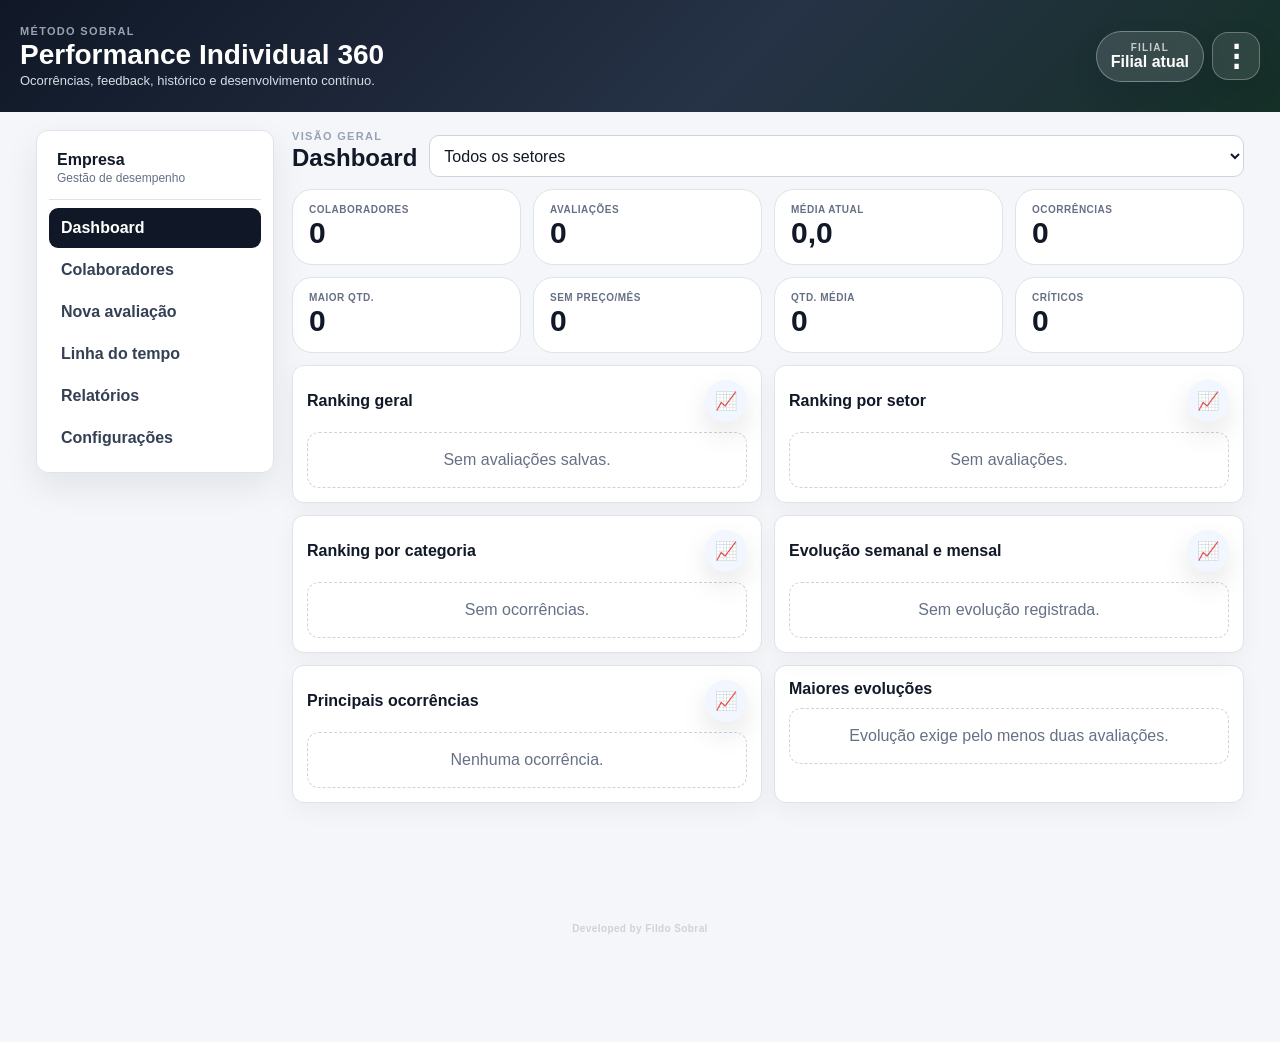
<file: index.html>
<!doctype html>
<html lang="pt-BR">
<head>
  <meta charset="utf-8">
  <meta name="viewport" content="width=device-width,initial-scale=1">
  <meta name="theme-color" content="#0f172a">
  <meta name="mobile-web-app-capable" content="yes">
  <meta name="apple-mobile-web-app-capable" content="yes">
  <meta name="apple-mobile-web-app-status-bar-style" content="black-translucent">
  <meta name="apple-mobile-web-app-title" content="P360">
  <meta name="application-name" content="P360">
  <meta name="msapplication-TileColor" content="#0f172a">
  <meta name="msapplication-TileImage" content="./icone-192.png">
  <link rel="manifest" href="./manifest.json">
  <link rel="apple-touch-icon" href="./icone-192.png">
  <meta http-equiv="Cache-Control" content="no-store, no-cache, must-revalidate, max-age=0">
  <meta http-equiv="Pragma" content="no-cache">
  <meta http-equiv="Expires" content="0">
  <title>Performance Individual 360</title>
    <link rel="stylesheet" href="styles.css?v=20260708-v29">
<script src="app.js?v=20260714-v54-fast-image-smooth-menu" defer></script>
</head>
<body>
  <header class="topbar no-print">
    <div>
      <span class="eyebrow">Método Sobral</span>
      <h1>Performance Individual 360</h1>
      <p>Ocorrências, feedback, histórico e desenvolvimento contínuo.</p>
    </div>
    <div class="topbar-actions app-menu-wrap">
      <button class="menu-dot-button" id="appMenuButton" type="button" aria-label="Abrir menu" aria-expanded="false">⋮</button>
      <div class="app-menu-panel" id="appMenuPanel" hidden>
        <button id="installAppButton" type="button" hidden>Instalar app</button>
        <button id="quickShareButton" type="button">Compartilhar plataforma</button>
        <button id="checkUpdateButton" type="button">Verificar atualização</button>
        <button id="menuExportBackupButton" type="button">Exportar backup</button>
        <button id="menuImportBackupButton" type="button">Importar backup</button>
        <button id="menuClearPlatformButton" type="button" class="danger-menu">Limpar plataforma</button>
      </div>
    </div>
  </header>

  <nav class="mobile-tabs no-print" aria-label="Navegacao principal">
    <button class="tab-button is-active" data-view="dashboard" type="button"><span>📊</span><b>Inicio</b></button>
    <button class="tab-button" data-view="employees" type="button"><span>👥</span><b>Equipe</b></button>
    <button class="tab-button" data-view="evaluation" type="button"><span>✅</span><b>Avaliar</b></button>
    <button class="tab-button" data-view="history" type="button"><span>🕒</span><b>Historico</b></button>
    <button class="tab-button" data-view="reports" type="button"><span>📄</span><b>Relatorios</b></button>
    <button class="tab-button" data-view="settings" type="button"><span>⚙️</span><b>Ajustes</b></button>
  </nav>

  <main class="layout">
    <aside class="sidebar no-print">
      <div class="brand-block">
        <strong id="brandName">Empresa</strong>
        <span>Gestão de desempenho</span>
      </div>
      <button class="side-link is-active" data-view="dashboard" type="button">Dashboard</button>
      <button class="side-link" data-view="employees" type="button">Colaboradores</button>
      <button class="side-link" data-view="evaluation" type="button">Nova avaliação</button>
      <button class="side-link" data-view="history" type="button">Linha do tempo</button>
      <button class="side-link" data-view="reports" type="button">Relatórios</button>
      <button class="side-link" data-view="settings" type="button">Configurações</button>
    </aside>

    <section class="content">
      <section class="view is-active" id="view-dashboard">
        <div class="view-head">
          <div>
            <span class="eyebrow">Visão geral</span>
            <h2>Dashboard</h2>
          </div>
          <select id="dashboardSector"></select>
        </div>
        <div class="kpi-grid" id="dashboardKpis"></div>
        <div class="split-grid">
          <article class="panel"><h3>Ranking geral</h3><div id="rankingGeneral"></div></article>
          <article class="panel"><h3>Ranking por setor</h3><div id="rankingSector"></div></article>
        </div>
        <div class="split-grid">
          <article class="panel"><h3>Ranking por categoria</h3><div id="rankingCategory"></div></article>
          <article class="panel"><h3>Evolução semanal e mensal</h3><div id="evolutionCharts"></div></article>
        </div>
        <div class="split-grid">
          <article class="panel"><h3>Principais ocorrências</h3><div id="topOccurrences"></div></article>
          <article class="panel"><h3>Maiores evoluções</h3><div id="topEvolution"></div></article>
        </div>
      </section>

      <section class="view" id="view-employees">
        <div class="view-head">
          <div>
            <span class="eyebrow">Cadastro</span>
            <h2>Colaboradores</h2>
          </div>
          <button class="button primary" id="newEmployeeButton" type="button">Novo colaborador</button>
        </div>
        <form class="panel form-panel" id="employeeForm" hidden>
          <input type="hidden" id="employeeId">
          <div class="photo-row">
            <img id="employeePhotoPreview" alt="Foto do colaborador">
            <label class="file-drop">Foto<input id="employeePhoto" type="file" accept="image/*"></label>
          </div>
          <div class="field-grid four">
            <label>Nome em destaque<input id="employeeName" required></label>
            <label>Cargo<input id="employeeRole" required></label>
            <label>Setor<input id="employeeSector" required></label>
            <label>Status<select id="employeeActive"><option value="true">Ativo</option><option value="false">Inativo</option></select></label>
          </div>
          <div class="actions"><button class="button secondary" id="cancelEmployeeButton" type="button">Limpar</button><button class="button primary" type="submit">Salvar colaborador</button></div>
        </form>
        <div class="employee-grid" id="employeeList"></div>
      </section>

      <section class="view" id="view-evaluation">
        <div class="view-head">
          <div>
            <span class="eyebrow">Checklist mensal</span>
            <h2>Avaliação individual</h2>
          </div>
          <div class="score-pill" id="currentScorePill">Nota 10,0</div>
        </div>
        <section class="panel">
          <div class="field-grid four">
            <label>Colaborador<select id="evalEmployee"></select></label>
            <label>Gestor responsável<input id="evalManager" value="Gestor"></label>
            <label>Data<input id="evalDate" type="date"></label>
            <label>Mês de referência<input id="evalMonth" type="month"></label>
          </div>
          <div id="selectedEmployeeCard" class="selected-person"></div>
        </section>
        <section class="checklist-shell" id="checklist"></section>
        <section class="panel">
          <h3>Feedback e contestacao</h3>
          <div class="field-grid">
            <label>Pontos positivos<textarea id="evalPositive" placeholder="Reconhecimentos, avancos e comportamentos positivos"></textarea></label>
            <label>Observacao geral do gestor<textarea id="evalGeneralNote" placeholder="Resumo objetivo da avaliacao"></textarea></label>
            <label>Justificativa do colaborador<textarea id="evalJustification" placeholder="Contestacao ou justificativa do colaborador"></textarea></label>
          </div>
        </section>
        <div class="sticky-actions no-print">
          <button class="button secondary" id="clearEvalButton" type="button">Limpar</button>
          <button class="button secondary" id="previewImageButton" type="button">Prévia da arte</button>
          <button class="button primary" id="saveEvalButton" type="button">Salvar avaliacao</button>
        </div>
      </section>

      <section class="view" id="view-history">
        <div class="view-head">
          <div>
            <span class="eyebrow">Auditoria</span>
            <h2>Linha do tempo</h2>
          </div>
          <select id="historyEmployee"></select>
        </div>
        <div id="timeline"></div>
      </section>

      <section class="view" id="view-reports">
        <div class="view-head">
          <div>
            <span class="eyebrow">Saidas</span>
            <h2>Relatórios e imagens</h2>
          </div>
          <select id="reportEvaluation"></select>
        </div>
        <div class="report-actions no-print report-shortcuts-hidden">
          <button class="button secondary" id="weeklyReportButton" type="button">Parcial semanal</button>
          <button class="button secondary" id="fortnightReportButton" type="button">Parcial quinzenal</button>
          <button class="button secondary" id="monthlyReportButton" type="button">Fechamento mensal</button>
          <button class="button secondary" id="compareReportButton" type="button">Comparativo</button>
          <button class="button secondary" id="pdiReportButton" type="button">PDI</button>
        </div>
        <section class="panel report-output" id="reportOutput"></section>
        <section class="panel">
          <h3>Arte profissional</h3>
          <canvas id="shareCanvas" width="3840" height="2160"></canvas>
          <div class="report-actions no-print">
            <button class="button primary" id="downloadImageButton" type="button">Baixar imagem</button>
            <button class="button secondary" id="downloadPdfButton" type="button">Baixar PDF</button>
            <button class="button secondary" id="whatsappButton" type="button">Enviar WhatsApp</button>
          </div>
        </section>
      </section>

      <section class="view" id="view-settings">
        <div class="view-head">
          <div>
            <span class="eyebrow">Administração</span>
            <h2>Configurações</h2>
          </div>
          <button class="button primary" id="exportBackupButton" type="button">Backup JSON</button>
        </div>
        <section class="panel form-panel">
          <h3>Regras gerais</h3>
          <div class="field-grid four">
            <label>Nome da empresa<input id="settingCompany"></label>
            <label>Nota inicial<input id="settingInitialScore" type="number" step="0.1"></label>
            <label>Reincidencia<input id="settingRecurrence" type="number" step="0.1"></label>
            <label>Avaliadores autorizados<input id="settingManagers"></label>
          </div>
        </section>
        <section class="panel">
          <div class="view-head compact"><div><h3>Categorias e criterios</h3><p class="helper-text">Os descontos sao recalculados automaticamente para que todos os criterios ativos somem a nota inicial.</p></div><button class="button secondary" id="addCategoryButton" type="button">Nova categoria</button></div>
          <div id="criteriaAdmin"></div>
        </section>
        <section class="panel">
          <h3>Permissoes e dados</h3>
          <div class="report-actions">
            <label class="button secondary file-button">Importar backup<input id="importBackupInput" type="file" accept=".json"></label>
            <button class="button danger" id="resetDataButton" type="button">Apagar dados</button>
          </div>
        </section>
      </section>
    </section>
  </main>

  <footer class="app-signature" aria-label="Assinatura">
    <span>Developed by Fildo Sobral</span>
  </footer>

  <dialog id="noteDialog">
    <form method="dialog" id="noteForm">
      <h3 id="noteDialogTitle">Observacao</h3>
      <textarea id="noteText" placeholder="Observacao opcional"></textarea>
      <div class="field-grid">
        <label>Quantidade encontrada<input id="occurrenceQuantity" type="number" min="0" step="1" placeholder="Ex.: 3"></label>
        <label>Classificacao automática<input id="occurrenceSeverity" readonly></label>
      </div>
      <div class="field-grid">
        <label>Status da ocorrência<select id="occurrenceStatus">
          <option value="pending">Pendente de analise</option>
          <option value="confirmed">Confirmada</option>
          <option value="justified">Justificada</option>
          <option value="canceled">Cancelada</option>
          <option value="recurrent">Reincidente</option>
        </select></label>
        <label>Ação corretiva<select id="correctiveAction">
          <option value="">Selecione</option>
          <option>Corrigido imediatamente.</option>
          <option>Solicitado novo material.</option>
          <option>Etiquetas em impressão.</option>
          <option>Reorganização realizada.</option>
          <option>Aguardando reposição.</option>
          <option>Treinamento realizado.</option>
          <option value="Outro">Outro</option>
        </select></label>
      </div>
      <label id="correctiveOtherWrap" hidden>Outro combinado<input id="correctiveOther" placeholder="Descreva a ação corretiva"></label>
      <div class="field-grid">
        <label>Foto<input id="evidencePhoto" type="file" accept="image/*" capture="environment"></label>
        <label>Video<input id="evidenceVideo" type="file" accept="video/*"></label>
        <label>Audio<input id="evidenceAudio" type="file" accept="audio/*"></label>
      </div>
      <div class="actions">
        <button class="button secondary" value="cancel" type="button" id="cancelNoteButton">Cancelar</button>
        <button class="button primary" value="default" type="submit">Salvar</button>
      </div>
    </form>
  </dialog>

<script>if("serviceWorker" in navigator){window.addEventListener("load",()=>navigator.serviceWorker.register("./service-worker.js",{scope:"./"}).catch(()=>{}));}</script>
</body>
</html>
</file>
<file: styles.css>
:root{
  --bg:#f4f6f9;--surface:#fff;--soft:#f8fafc;--text:#111827;--muted:#667085;
  --line:#dde3ea;--ink:#101827;--blue:#2563eb;--green:#16a34a;--yellow:#d97706;--red:#dc2626;
  --shadow:0 14px 34px rgba(15,23,42,.08)
}
*{box-sizing:border-box}
html{scroll-behavior:smooth}
body{margin:0;background:var(--bg);color:var(--text);font-family:-apple-system,BlinkMacSystemFont,"Segoe UI",Roboto,Arial,sans-serif}
button,input,select,textarea{font:inherit}
button{cursor:pointer}
.topbar{min-height:112px;background:linear-gradient(135deg,#101827,#263246 58%,#153027);color:#fff;padding:20px max(18px,calc((100vw - 1240px)/2));display:flex;align-items:center;justify-content:space-between;gap:16px}
.topbar h1{font-size:28px;margin:2px 0;letter-spacing:0}.topbar p{margin:0;color:#d8dee8;font-size:13px}
.eyebrow{display:block;color:#98a2b3;font-size:11px;letter-spacing:.12em;text-transform:uppercase;font-weight:900}
.ghost-button{border:1px solid rgba(255,255,255,.28);background:rgba(255,255,255,.1);color:#fff;border-radius:10px;padding:10px 14px;font-weight:800}
.layout{display:grid;grid-template-columns:238px minmax(0,1fr);gap:18px;max-width:1240px;margin:18px auto 90px;padding:0 16px}
.sidebar{position:sticky;top:16px;align-self:start;background:#fff;border:1px solid var(--line);border-radius:12px;padding:12px;box-shadow:var(--shadow)}
.brand-block{border-bottom:1px solid var(--line);padding:8px 8px 14px;margin-bottom:8px}.brand-block strong,.brand-block span{display:block}.brand-block span{font-size:12px;color:var(--muted);margin-top:2px}
.side-link,.tab-button{border:0;background:transparent;color:#344054;font-weight:800}
.side-link{display:block;width:100%;text-align:left;border-radius:9px;padding:11px 12px;margin:2px 0}.side-link.is-active{background:#101827;color:#fff}
.mobile-tabs{display:none;gap:6px;overflow:auto;padding:8px 12px;background:#fff;border-bottom:1px solid var(--line);position:sticky;top:0;z-index:20}
.tab-button{white-space:nowrap;border-radius:999px;padding:9px 12px;background:#eef2f7;font-size:12px}.tab-button.is-active{background:#101827;color:#fff}
.content{min-width:0}.view{display:none}.view.is-active{display:block}
.view-head{display:flex;align-items:flex-start;justify-content:space-between;gap:12px;margin:0 0 12px}.view-head h2,.view-head h3{margin:2px 0 0}.view-head.compact{margin:0 0 8px}.helper-text{margin:4px 0 0;color:var(--muted);font-size:12px;line-height:1.35}
.panel{background:#fff;border:1px solid var(--line);border-radius:12px;padding:14px;box-shadow:0 8px 24px rgba(15,23,42,.045);margin-bottom:12px}.panel h3{margin:0 0 10px;font-size:16px}
.form-panel{display:grid;gap:12px}.field-grid{display:grid;grid-template-columns:repeat(2,minmax(0,1fr));gap:10px}.field-grid.four{grid-template-columns:repeat(4,minmax(0,1fr))}
label{font-size:12px;font-weight:800;color:#344054}
input,select,textarea{width:100%;min-height:42px;margin-top:5px;border:1px solid #cbd5e1;border-radius:10px;background:#fff;padding:9px 10px;color:var(--text);outline:none}
textarea{min-height:88px;resize:vertical}input:focus,select:focus,textarea:focus{border-color:#60a5fa;box-shadow:0 0 0 3px #dbeafe}
.button{border:0;border-radius:10px;padding:10px 13px;font-size:13px;font-weight:900}.button.primary{background:#101827;color:#fff}.button.secondary{background:#e8edf3;color:#101827}.button.danger{background:#fee2e2;color:#991b1b}
.actions,.report-actions{display:flex;align-items:center;gap:8px;flex-wrap:wrap}.actions{justify-content:flex-end}.file-button input{display:none}
.kpi-grid{display:grid;grid-template-columns:repeat(4,minmax(0,1fr));gap:10px;margin-bottom:12px}.kpi,.mini-row,.ranking-row{border:1px solid var(--line);background:#fff;border-radius:11px;padding:11px}
.kpi span{display:block;color:var(--muted);font-size:10px;text-transform:uppercase;font-weight:900;letter-spacing:.05em}.kpi strong{display:block;font-size:24px;margin-top:3px}
.split-grid{display:grid;grid-template-columns:1fr 1fr;gap:12px}
.ranking-row{display:grid;grid-template-columns:44px 1fr auto;align-items:center;gap:10px;margin:7px 0}.ranking-row img,.avatar{width:42px;height:42px;border-radius:50%;object-fit:cover;background:#e5e7eb}.ranking-row strong,.ranking-row span{display:block}.ranking-row small{color:var(--muted)}.highlight-row{background:#fff7ed;border-color:#fed7aa}
.employee-grid{display:grid;grid-template-columns:repeat(3,minmax(0,1fr));gap:10px}.employee-card{background:#fff;border:1px solid var(--line);border-radius:12px;padding:12px;box-shadow:0 8px 22px rgba(15,23,42,.045)}.employee-card header{display:grid;grid-template-columns:76px 1fr;gap:12px;align-items:start}.employee-card h3{margin:0;font-size:17px;line-height:1.15}.employee-card p{margin:4px 0 0;color:var(--muted);font-size:13px;line-height:1.25}.employee-photo{width:76px;height:76px;border-radius:14px;object-fit:cover;background:#e5e7eb}.employee-meta{margin:10px 0 2px;padding-top:9px;border-top:1px solid #eef2f7}
.photo-row{display:flex;align-items:center;gap:12px}.photo-row img{width:88px;height:88px;border-radius:16px;object-fit:cover;background:#e5e7eb}.file-drop{display:inline-flex;align-items:center;justify-content:center;border:1px dashed #94a3b8;border-radius:12px;padding:16px;min-width:150px;background:#f8fafc}
.selected-person{display:grid;grid-template-columns:86px 1fr;align-items:center;gap:14px;margin-top:12px;padding:14px;background:linear-gradient(135deg,#fff,#f8fafc);border:1px solid #eef2f7;border-radius:14px;box-shadow:0 8px 22px rgba(15,23,42,.045)}.selected-person img{width:86px;height:86px;border-radius:18px;object-fit:cover;box-shadow:0 10px 22px rgba(15,23,42,.14)}.selected-person h3{margin:0;font-size:22px;line-height:1.1}.selected-person p{margin:5px 0 0;color:var(--muted);font-size:14px;line-height:1.35}
.score-pill{border-radius:999px;padding:10px 16px;color:#fff;font-weight:900;background:var(--green);white-space:nowrap;align-self:center}.score-yellow{background:var(--yellow)}.score-red{background:var(--red)}
.checklist-shell{display:grid;gap:14px}.category{background:#fff;border:1px solid var(--line);border-top:4px solid #cbd5e1;border-radius:12px;overflow:hidden;box-shadow:0 8px 22px rgba(15,23,42,.045)}.category-head{width:100%;border:0;background:#f8fafc;display:flex;align-items:flex-start;justify-content:space-between;gap:12px;padding:13px 14px;text-align:left}.category-title-block strong,.category-title-block small{display:block}.category-head strong{font-size:16px}.category-head small{color:var(--muted);margin-top:3px;line-height:1.35}.category-count{white-space:nowrap;font-weight:900;color:#344054;background:#fff;border:1px solid var(--line);border-radius:999px;padding:5px 9px;font-size:12px}
.category-body{display:none;border-top:1px solid var(--line);padding:9px 10px 11px}.category.is-open .category-body{display:grid;gap:6px}.criterion-row{display:grid;grid-template-columns:24px 1fr auto 30px 36px;align-items:center;gap:8px;padding:7px 8px;border:1px solid #eef2f7;border-radius:9px;background:#fff}.criterion-row input[type="checkbox"]{width:20px;height:20px;min-height:20px;margin:0}.criterion-name strong{display:block;font-size:14px;line-height:1.2}.deduction{font-weight:900;color:#991b1b;white-space:nowrap}.icon-note,.info-button{border:0;background:#e8edf3;border-radius:8px;width:34px;height:34px;font-size:16px;font-weight:900;color:#101827}.info-button{width:30px;height:30px;border-radius:50%;background:#eef2f7;color:#475467}.info-button[aria-expanded="true"]{background:#101827;color:#fff}.info-spacer{width:30px;height:30px}.orientation-panel{grid-column:2/-1;background:#f8fafc;border:1px solid #dbeafe;border-left:4px solid var(--blue);border-radius:10px;padding:10px 12px;color:#344054}.orientation-panel[hidden]{display:none}.orientation-panel strong{display:block;font-size:12px;margin:0 0 3px}.orientation-panel p{margin:0 0 8px;font-size:12px;line-height:1.4}.orientation-panel p:last-child{margin-bottom:0}
.evidence-list{grid-column:2/-1;display:flex;gap:6px;flex-wrap:wrap}.evidence-chip{font-size:11px;border-radius:999px;background:#eef2f7;padding:5px 8px;color:#344054}
.button.success{background:#dcfce7;color:#166534;border-color:#bbf7d0}.seller-timeline-grid{display:grid;grid-template-columns:repeat(3,minmax(0,1fr));gap:10px;margin:0 0 14px}.seller-summary-card{display:grid;grid-template-columns:48px 1fr auto;align-items:center;gap:10px;width:100%;border:1px solid var(--line);border-radius:13px;background:#fff;padding:10px;text-align:left;box-shadow:0 8px 22px rgba(15,23,42,.04)}.seller-summary-card.is-selected{border-color:#101827;background:#f8fafc}.seller-summary-card img{width:48px;height:48px;border-radius:12px;object-fit:cover;background:#e5e7eb}.seller-summary-card strong,.seller-summary-card small,.seller-summary-card em{display:block}.seller-summary-card small{color:#475467;font-size:12px;line-height:1.25}.seller-summary-card em{color:#667085;font-size:11px;font-style:normal;margin-top:3px}.seller-summary-card b{font-size:22px;color:#101827}.timeline-item{display:grid;grid-template-columns:52px 1fr;gap:10px;margin:0 0 12px}.timeline-dot{display:grid;place-items:center;width:44px;height:44px;border-radius:50%;background:#101827;color:#fff;font-weight:900}.timeline-card{background:#fff;border:1px solid var(--line);border-radius:12px;padding:12px;box-shadow:0 8px 22px rgba(15,23,42,.04)}.timeline-card h3{margin:0}.timeline-card p{margin:5px 0;color:#475467}.timeline-card-head{display:flex;justify-content:space-between;align-items:flex-start;gap:12px;margin-bottom:8px}.timeline-status{border-radius:999px;background:#eef2f7;color:#344054;font-weight:900;font-size:12px;padding:7px 10px;white-space:nowrap}.timeline-note{padding:8px 10px;background:#f8fafc;border-radius:10px}.opportunity-list{display:grid;gap:8px;margin:10px 0}.opportunity-card{display:grid;grid-template-columns:1fr auto;gap:8px;align-items:start;border:1px solid #e2e8f0;border-left:4px solid #f59e0b;border-radius:11px;background:#fff;padding:10px}.opportunity-card strong,.opportunity-card span,.opportunity-card small{display:block}.opportunity-card strong{font-size:12px;color:#667085;text-transform:uppercase;letter-spacing:.04em}.opportunity-card span{font-weight:900;color:#101827;line-height:1.25;margin-top:2px}.opportunity-card small{color:#475467;margin-top:3px}.opportunity-card>b{color:#991b1b;white-space:nowrap}.opportunity-actions{grid-column:1/-1;display:flex;justify-content:flex-end;gap:8px;flex-wrap:wrap}.resolved-banner{border:1px dashed #bbf7d0;background:#f0fdf4;color:#166534;border-radius:10px;padding:11px;font-weight:900;text-align:center}.audit-details{margin:10px 0;border:1px dashed #cbd5e1;border-radius:10px;background:#f8fafc;padding:8px 10px;color:#475467}.audit-details summary{cursor:pointer;font-weight:900;color:#344054}
.bars{display:grid;gap:7px}.bar-row{display:grid;grid-template-columns:120px 1fr 46px;align-items:center;gap:8px;font-size:12px}.bar{height:9px;border-radius:999px;background:#e5e7eb;overflow:hidden}.bar i{display:block;height:100%;background:#2563eb}.bar.quantity i{background:#d97706}
.report-output{min-height:220px;background:#f8fafc}.report-output h3{margin-top:0}.report-output table{width:100%;border-collapse:collapse;font-size:12px}.report-output th,.report-output td{border:1px solid var(--line);padding:7px;text-align:left;vertical-align:top}.report-output th{background:#f1f5f9}
.exec-report{display:grid;gap:14px;color:#101827}.exec-report-top{display:flex;justify-content:space-between;gap:18px;background:#101827;color:#fff;border-radius:14px;padding:18px}.exec-report-top span{display:block;color:#cbd5e1;font-size:11px;font-weight:900;letter-spacing:.12em}.exec-report-top h3{font-size:24px;margin:4px 0}.exec-report-top p{margin:0;color:#d8dee8}.exec-meta{text-align:center;align-self:center;background:#dbeafe;color:#0f172a;border-radius:18px;padding:10px 16px;min-width:245px}.exec-meta-logo{display:block;width:160px;max-height:50px;object-fit:contain;margin:0 auto 4px}.exec-meta strong,.exec-meta small{display:block}.exec-meta small{color:#334155;margin-top:4px;font-weight:700}.exec-hero{display:grid;grid-template-columns:1fr 250px;gap:14px}.exec-person,.exec-score,.exec-summary>div,.exec-block{background:#fff;border:1px solid var(--line);border-radius:14px;box-shadow:0 8px 24px rgba(15,23,42,.045)}.exec-person{display:grid;grid-template-columns:120px 1fr;gap:16px;align-items:center;padding:16px}.exec-person img{width:120px;height:120px;border-radius:22px;object-fit:cover;box-shadow:0 12px 28px rgba(15,23,42,.16)}.exec-person span,.exec-score span,.exec-summary span{display:block;color:#667085;font-size:10px;font-weight:900;text-transform:uppercase;letter-spacing:.08em}.exec-person h2{margin:5px 0;font-size:25px}.exec-person p{margin:4px 0;color:#475467}.exec-score{background:var(--score-soft,#f0fdf4);padding:18px;border-color:rgba(15,23,42,.08)}.exec-score strong{display:block;color:var(--score-color,#15803d);font-size:54px;line-height:1;margin:10px 0}.exec-score small{display:block;color:#101827;font-weight:900;font-size:15px}.exec-summary{display:grid;grid-template-columns:repeat(6,1fr);gap:10px}.exec-summary>div{padding:12px}.exec-summary strong{display:block;font-size:22px;margin-top:5px}.exec-block{padding:15px}.exec-block h4{margin:0 0 9px;font-size:15px}.exec-block p{margin:0;color:#475467;line-height:1.45}.positive-badges{display:flex;gap:8px;flex-wrap:wrap}.positive-badges span{background:#ecfdf3;color:#166534;border:1px solid #bbf7d0;border-radius:999px;padding:8px 11px;font-weight:900;font-size:12px}.exec-table{background:#fff}.exec-table th{font-size:11px;text-transform:uppercase;color:#475467}.exec-table td{color:#344054}
#shareCanvas{display:block;width:100%;height:auto;max-height:none;border:1px solid var(--line);border-radius:14px;background:#f4f6f9}
.admin-category{border:1px solid var(--line);border-radius:12px;padding:10px;margin:8px 0;background:#fbfcfe}.admin-category header{display:grid;grid-template-columns:1fr 140px auto;gap:8px;align-items:end;margin-bottom:8px}.admin-criterion{display:grid;grid-template-columns:1fr 130px 110px 34px auto;gap:8px;align-items:end;margin-bottom:8px}.admin-criterion input[readonly]{background:#eef2f7;color:#475467}.admin-info{align-self:center;margin-top:21px}.orientation-editor{grid-column:1/-1;background:#fff;border:1px dashed #cbd5e1;border-radius:10px;padding:8px}.orientation-editor summary{cursor:pointer;font-size:12px;font-weight:900;color:#475467}.orientation-editor label{display:block;margin-top:8px}.add-criterion-button{width:100%;margin-top:4px;border:1px dashed #94a3b8;background:#f1f5f9}
dialog{border:0;border-radius:14px;width:min(92vw,640px);padding:0;box-shadow:0 30px 80px rgba(15,23,42,.28)}dialog::backdrop{background:rgba(15,23,42,.54)}#noteForm{padding:16px;display:grid;gap:10px}#noteForm h3{margin:0}#occurrenceSeverity[readonly]{background:#f1f5f9;font-weight:900}
.sticky-actions{position:fixed;right:18px;bottom:16px;z-index:30;display:flex;gap:8px;padding:8px;background:rgba(255,255,255,.96);border:1px solid var(--line);border-radius:14px;box-shadow:0 18px 44px rgba(15,23,42,.22);backdrop-filter:blur(14px)}
.status-active{color:var(--green);font-weight:900}.status-inactive{color:var(--red);font-weight:900}
.empty{padding:18px;border:1px dashed #cbd5e1;border-radius:12px;color:var(--muted);background:#fff;text-align:center}.print-report{display:none}
@media(max-width:980px){.layout{grid-template-columns:1fr}.sidebar{display:none}.mobile-tabs{display:flex}.topbar{min-height:96px}.field-grid.four,.kpi-grid,.split-grid,.employee-grid{grid-template-columns:repeat(2,minmax(0,1fr))}}
@media(max-width:620px){
  .topbar{padding:16px}.topbar h1{font-size:22px}.ghost-button{display:none}.layout{padding:0 10px;margin-top:10px}.view-head{align-items:flex-start;flex-wrap:wrap}.view-head select{max-width:170px}
  .field-grid,.field-grid.four,.kpi-grid,.split-grid,.employee-grid,.seller-timeline-grid{grid-template-columns:1fr}.panel{padding:12px;border-radius:11px}.category-head{padding:11px 12px}.category-head{align-items:flex-start}.category-count{font-size:11px;padding:4px 8px}.criterion-row{grid-template-columns:22px 1fr auto 28px 34px;padding:7px;gap:6px}.criterion-name strong{font-size:13px}.deduction{font-size:12px}.info-button,.info-spacer{width:28px;height:28px}.icon-note{width:34px;height:34px}.orientation-panel,.evidence-list{grid-column:1/-1}.sticky-actions{left:8px;right:8px;bottom:8px}.sticky-actions .button{flex:1;padding:11px 8px;font-size:12px}.admin-category header,.admin-criterion{grid-template-columns:1fr}.bar-row{grid-template-columns:88px 1fr 38px}.employee-card header{grid-template-columns:68px 1fr}.employee-photo{width:68px;height:68px}.score-pill{margin-left:auto}.selected-person{grid-template-columns:72px 1fr}.selected-person img{width:72px;height:72px}.selected-person h3{font-size:18px}.timeline-item{grid-template-columns:1fr}.timeline-dot{width:auto;height:auto;border-radius:999px;padding:8px 10px;justify-self:start}.timeline-card-head{display:grid}.timeline-status{justify-self:start}.opportunity-card{grid-template-columns:1fr}.opportunity-actions{justify-content:stretch}.opportunity-actions .button{flex:1}.exec-report-top,.exec-hero{grid-template-columns:1fr}.exec-report-top{display:grid}.exec-meta{text-align:center;min-width:0}.exec-meta-logo{width:145px}.exec-summary{grid-template-columns:repeat(2,1fr)}.exec-person{grid-template-columns:88px 1fr}.exec-person img{width:88px;height:88px}.exec-person h2{font-size:20px}
}
@media print{
  .no-print,.sidebar,.mobile-tabs,.topbar,.sticky-actions,.report-actions,.report-output,.view-head{display:none!important}body{background:#fff}.layout{display:block;margin:0;padding:0}.view:not(#view-reports){display:none!important}.content{display:block}.panel{box-shadow:none;border:0;padding:0;margin:0}#view-reports .panel:has(#shareCanvas){display:block!important}#shareCanvas{display:block!important;width:100%!important;max-width:100%!important;border:0;border-radius:0}
}
.exec-block{overflow:auto}
.exec-table{min-width:620px}
.exec-score p{margin:10px 0 0;color:#475467;font-size:12px;line-height:1.35}
.report-actions .button{min-width:138px}
.exec-opportunity-table{min-width:900px}.exec-opportunity-table td:last-child{min-width:260px;line-height:1.35}
.orientation-panel p{white-space:pre-line}
.admin-category{border:1px solid #d8e1ee;border-radius:14px;padding:0;margin:18px 0;background:#fff;overflow:hidden;box-shadow:0 14px 34px rgba(15,23,42,.08)}
.admin-category>header{display:grid;grid-template-columns:1fr 150px auto;gap:10px;align-items:end;margin:0;padding:14px;background:linear-gradient(135deg,#101827,#23304a);border-bottom:1px solid #d8e1ee}
.admin-category>header label{color:#d8dee8;text-transform:uppercase;letter-spacing:.06em;font-size:10px}
.admin-category>header input,.admin-category>header select{background:#fff;color:#101827;border-color:rgba(255,255,255,.35);font-weight:900;box-shadow:0 8px 20px rgba(15,23,42,.12)}
.admin-category>header input[data-cat-name]{font-size:17px;min-height:46px}
.admin-category>header .button.danger{background:#fee2e2;color:#991b1b;align-self:end}
.admin-category .admin-criterion{margin:10px 12px}
.admin-category .add-criterion-button{width:calc(100% - 24px);margin:8px 12px 12px}
@media(max-width:620px){.admin-category>header{grid-template-columns:1fr;padding:12px}.admin-category>header input[data-cat-name]{font-size:15px}.admin-category .admin-criterion{margin:9px 10px}.admin-category .add-criterion-button{width:calc(100% - 20px);margin:8px 10px 10px}}


/* ============================================================
   AJUSTE v9 - acabamento mobile, relatórios, gráficos e admin
   ============================================================ */
#view-evaluation{padding-bottom:128px!important;}
#view-reports .report-output{overflow-x:hidden!important;}
#view-reports .exec-block{overflow-x:auto!important;-webkit-overflow-scrolling:touch!important;}
#view-reports table{width:100%!important;max-width:100%!important;border-collapse:collapse!important;table-layout:fixed!important;}
#view-reports th,#view-reports td{white-space:normal!important;word-break:break-word!important;overflow-wrap:anywhere!important;line-height:1.28!important;}
#view-reports .exec-opportunity-table{min-width:0!important;width:100%!important;font-size:11px!important;}
#view-reports .exec-opportunity-table th,#view-reports .exec-opportunity-table td{padding:6px!important;vertical-align:top!important;}
#view-reports .exec-opportunity-table td:last-child{min-width:0!important;font-size:10.5px!important;}
#shareCanvas{max-width:100%!important;height:auto!important;object-fit:contain!important;}
.ranking-row .ranking-icon:empty,.chart-row-icon:empty,.rank-emoji:empty{display:none!important;}
#topOccurrences .most-recurrent-row{background:#ecfeff!important;border-color:#67e8f9!important;box-shadow:inset 4px 0 0 #06b6d4,0 8px 20px rgba(6,182,212,.10)!important;}
#topOccurrences .most-recurrent-row div strong{font-size:15px!important;}
#topOccurrences .most-recurrent-row div small{font-size:11px!important;color:#0e7490!important;}
#topOccurrences .most-recurrent-row>strong{font-size:22px!important;color:#0e7490!important;}
.exec-meta{justify-content:center!important;align-items:center!important;text-align:center!important;gap:0!important;padding:32px 22px 22px!important;}
.exec-meta .exec-brand-logo,.exec-meta-logo{width:min(300px,94%)!important;max-height:86px!important;object-fit:contain!important;margin:0 auto 2px!important;display:block!important;}
.exec-meta strong{font-size:18px!important;line-height:1.08!important;margin:22px 0 0!important;display:block!important;}
.exec-meta small{font-size:13px!important;margin-top:3px!important;display:block!important;}
.admin-category{margin:10px 0!important;border-radius:18px!important;}
.admin-category>header{padding:10px 14px!important;gap:8px!important;}
.admin-category>header input,.admin-category>header select{min-height:40px!important;border-radius:12px!important;margin-top:4px!important;}
.admin-category>header input[data-cat-name]{font-size:15px!important;min-height:40px!important;}
.admin-criterion{padding:8px 14px!important;gap:8px!important;margin:0!important;border-top:1px solid #eef2f7!important;}
.admin-criterion input,.admin-criterion select{min-height:38px!important;border-radius:11px!important;margin-top:3px!important;}
.admin-criterion .button.danger,.admin-criterion .info-button{height:38px!important;min-height:38px!important;}
.orientation-editor{padding:8px 10px!important;margin:0!important;}
.add-criterion-button{margin:10px 14px 14px!important;}
.chart-printable{max-width:100%!important;}
.vertical-chart.v9-chart{height:410px!important;padding:42px 22px 112px 52px!important;gap:22px!important;overflow-x:auto!important;align-items:flex-end!important;}
.vertical-chart.v9-chart .y0{bottom:112px!important;}
.vertical-chart.v9-chart .vbar-item{min-width:86px!important;flex:1 0 86px!important;}
.vertical-chart.v9-chart.is-many .vbar-item{min-width:72px!important;flex:1 0 72px!important;}
.vertical-chart.v9-chart .vbar-item b{bottom:calc(var(--h) + 120px)!important;font-size:12px!important;}
.vertical-chart.v9-chart .vbar-item strong{bottom:-48px!important;left:50%!important;transform:translateX(-50%) rotate(-45deg)!important;transform-origin:top center!important;width:130px!important;text-align:right!important;font-size:11px!important;line-height:1.05!important;white-space:nowrap!important;overflow:hidden!important;text-overflow:ellipsis!important;}
.vertical-chart.v9-chart .vbar-item strong:empty{display:none!important;}
@media(max-width:720px){
  #view-evaluation{padding-bottom:150px!important;}
  .sticky-actions{bottom:8px!important;}
  #view-reports .report-actions{grid-template-columns:repeat(2,minmax(0,1fr))!important;}
  #view-reports .report-actions .button{min-width:0!important;width:100%!important;}
  #view-reports .exec-summary{grid-template-columns:repeat(2,minmax(0,1fr))!important;}
  #view-reports .exec-opportunity-table{font-size:10.5px!important;}
  #view-reports .exec-opportunity-table th,#view-reports .exec-opportunity-table td{padding:5px!important;}
  .exec-meta .exec-brand-logo,.exec-meta-logo{width:min(250px,92%)!important;max-height:76px!important;margin-bottom:2px!important;}
  .exec-meta strong{font-size:17px!important;margin-top:20px!important;}
  .vertical-chart.v9-chart{height:370px!important;padding:38px 18px 106px 42px!important;gap:20px!important;}
  .vertical-chart.v9-chart .y0{bottom:106px!important;}
  .vertical-chart.v9-chart .vbar-item{min-width:74px!important;}
  .vertical-chart.v9-chart .vbar-item b{bottom:calc(var(--h) + 113px)!important;}
  .vertical-chart.v9-chart .vbar-item strong{bottom:-44px!important;width:112px!important;font-size:10.5px!important;}
  .admin-category>header{grid-template-columns:1fr!important;}
  .admin-criterion{grid-template-columns:1fr!important;padding:8px 12px!important;}
}

/* ============================================================
   MOBILE APP v1 - navegacao inferior, PWA e estados compactos
   ============================================================ */
.topbar-actions{display:flex;align-items:center;gap:8px;flex-wrap:wrap;justify-content:flex-end}
.empty.empty-action{display:grid;gap:12px;place-items:center;padding:22px 16px}
.empty.empty-action strong{display:block;color:#101827;font-size:16px}
.empty.empty-action span{display:block;max-width:320px;line-height:1.35}
.empty.empty-action .button{width:min(260px,100%)}
.selected-person>.empty-action{grid-column:1/-1;width:100%;min-height:0}

@media(max-width:780px){
  body{padding-bottom:calc(78px + env(safe-area-inset-bottom));background:#f4f6f9}
  .topbar{
    min-height:74px!important;
    padding:12px 14px 13px!important;
    align-items:center!important;
    position:sticky;
    top:0;
    z-index:25;
  }
  .topbar .eyebrow{font-size:9px;letter-spacing:.14em}
  .topbar h1{font-size:19px!important;line-height:1.08;margin:2px 0 0!important}
  .topbar p{display:none}
  .topbar-actions{display:none}
  .layout{display:block!important;margin:10px auto 0!important;padding:0 10px 92px!important}
  .mobile-tabs{
    display:grid!important;
    grid-template-columns:repeat(6,minmax(0,1fr));
    gap:4px;
    position:fixed!important;
    left:8px;
    right:8px;
    bottom:8px;
    top:auto!important;
    z-index:80;
    padding:7px 7px calc(7px + env(safe-area-inset-bottom));
    border:1px solid rgba(203,213,225,.95);
    border-radius:22px;
    background:rgba(255,255,255,.96);
    box-shadow:0 20px 55px rgba(15,23,42,.24);
    overflow:visible;
    backdrop-filter:blur(16px);
  }
  .tab-button{
    display:flex;
    min-width:0;
    min-height:54px;
    flex-direction:column;
    align-items:center;
    justify-content:center;
    gap:3px;
    padding:6px 2px!important;
    border-radius:16px!important;
    background:transparent!important;
    color:#475467;
    font-size:10px!important;
    line-height:1;
    white-space:normal;
  }
  .tab-button span{display:block;font-size:17px;line-height:1}
  .tab-button b{display:block;font-size:10px;line-height:1.05;max-width:100%;overflow:hidden;text-overflow:ellipsis}
  .tab-button.is-active{background:#101827!important;color:#fff!important;box-shadow:0 10px 26px rgba(16,24,39,.22)}
  .view-head{align-items:center!important;gap:8px!important;margin-bottom:10px!important}
  .view-head h2{font-size:27px;line-height:1.05}
  .view-head select{flex:1 1 170px;max-width:100%!important}
  .panel{border-radius:16px!important;margin-bottom:12px!important}
  .field-grid,.field-grid.four{gap:9px!important}
  input,select,textarea{min-height:48px;border-radius:14px}
  .button{min-height:46px;border-radius:14px}
  #view-evaluation{padding-bottom:210px!important}
  .sticky-actions{
    left:10px!important;
    right:10px!important;
    bottom:calc(82px + env(safe-area-inset-bottom))!important;
    border-radius:18px!important;
    padding:7px!important;
    z-index:70!important;
  }
  .sticky-actions .button{min-height:46px!important;font-size:12px!important}
  .report-actions{display:grid!important;grid-template-columns:repeat(2,minmax(0,1fr));gap:9px!important}
  .report-actions .button,.report-actions .file-button{width:100%!important;min-width:0!important;text-align:center}
  #view-reports .panel:has(#shareCanvas){padding:12px!important}
  #shareCanvas{border-radius:16px!important}
  #view-settings .view-head .button{flex:0 0 auto}
  .admin-category>header{border-radius:18px 18px 0 0}
  dialog{width:calc(100vw - 18px)!important;max-height:calc(100dvh - 18px);overflow:auto;border-radius:18px}
}

@media(max-width:390px){
  .tab-button b{font-size:9px}
  .tab-button span{font-size:16px}
  .topbar h1{font-size:17px!important}
  .view-head h2{font-size:24px}
  .sticky-actions .button{font-size:11px!important;padding-inline:5px!important}
  #view-evaluation{padding-bottom:222px!important}
}

/* AJUSTE v14 - configuracoes em acordeao, menu sem emoji duplicado e assinatura */
.mobile-tabs .tab-button::before,
.side-link::before{content:none!important;display:none!important}
.admin-category>header{grid-template-columns:minmax(0,1fr) 132px 138px auto!important}
.admin-category-actions{display:grid;gap:7px;align-items:end}
.admin-category-actions span{display:inline-flex;align-items:center;justify-content:center;min-height:30px;border-radius:999px;background:rgba(255,255,255,.12);color:#e5edf8;font-size:12px;font-weight:900}
.admin-toggle-button{min-height:40px!important}
.admin-category-body{display:none}
.admin-category.is-open .admin-category-body{display:block}
.admin-category:not(.is-open){box-shadow:0 8px 22px rgba(15,23,42,.055)!important}
.admin-category:not(.is-open)>header{border-bottom:0!important;border-radius:18px!important}
.app-signature{padding:18px 12px 108px;text-align:center;color:#98a2b3;font-size:10px;letter-spacing:.04em;opacity:.42}
.app-signature span{font-weight:700}
@media(max-width:780px){
  .admin-category>header{grid-template-columns:1fr!important}
  .admin-category-actions{grid-template-columns:1fr 1fr;align-items:center}
  .admin-category-actions span{min-height:40px}
  .admin-category:not(.is-open)>header{border-radius:18px!important}
  .app-signature{padding-bottom:118px}
}

/* AJUSTE v15 - badge de categoria marcado sem texto extra */
.category.is-edited .category-count{
  background:#dcfce7!important;
  border-color:#86efac!important;
  color:#166534!important;
  box-shadow:inset 0 0 0 1px rgba(22,101,52,.08)!important;
}
.category-count .category-done{display:none!important}
.chart-toggle{
  opacity:1!important;
  color:#1d4ed8!important;
  background:#eef4ff!important;
}
.chart-empty-state{
  min-height:340px;
  display:grid;
  place-items:center;
  align-content:center;
  gap:10px;
  text-align:center;
  border:1px dashed #d5dce8;
  border-radius:24px;
  background:#f8fafc;
  color:#667085;
  padding:28px;
}
.chart-empty-state strong{color:#101827;font-size:18px}
.chart-empty-state span{max-width:280px;line-height:1.35}

/* AJUSTE v21 - acabamento final relatório, toast e exportação */
#appToast{bottom:calc(96px + env(safe-area-inset-bottom))!important;}
#downloadImageButton:disabled{opacity:.72!important;cursor:wait!important;}
#view-reports .exec-block{overflow-x:hidden!important;}
#view-reports .exec-opportunity-table{
  width:100%!important;
  min-width:0!important;
  max-width:100%!important;
  table-layout:fixed!important;
  border-collapse:collapse!important;
  font-size:9.8px!important;
  line-height:1.22!important;
}
#view-reports .exec-opportunity-table th,
#view-reports .exec-opportunity-table td{
  box-sizing:border-box!important;
  max-width:0!important;
  padding:6px 7px!important;
  white-space:normal!important;
  word-break:normal!important;
  overflow-wrap:anywhere!important;
  vertical-align:top!important;
}
#view-reports .exec-opportunity-table th:nth-child(1),#view-reports .exec-opportunity-table td:nth-child(1){width:13%!important;}
#view-reports .exec-opportunity-table th:nth-child(2),#view-reports .exec-opportunity-table td:nth-child(2){width:17%!important;}
#view-reports .exec-opportunity-table th:nth-child(3),#view-reports .exec-opportunity-table td:nth-child(3){width:5%!important;text-align:center!important;}
#view-reports .exec-opportunity-table th:nth-child(4),#view-reports .exec-opportunity-table td:nth-child(4){width:9%!important;}
#view-reports .exec-opportunity-table th:nth-child(5),#view-reports .exec-opportunity-table td:nth-child(5){width:22%!important;}
#view-reports .exec-opportunity-table th:nth-child(6),#view-reports .exec-opportunity-table td:nth-child(6){width:34%!important;font-size:9.6px!important;line-height:1.24!important;}
@media(max-width:780px){#appToast{bottom:calc(96px + env(safe-area-inset-bottom))!important;max-width:78vw!important;}}

/* AJUSTE v23 - mobile, relatório executivo e acabamento final */
.strong-points-note{margin:10px 0 0!important;color:#475467!important;font-size:12px!important;line-height:1.38!important;text-align:justify!important;}
.positive-badges span{max-width:100%;overflow:hidden;text-overflow:ellipsis;white-space:nowrap;}
#view-reports .exec-opportunity-table tr:nth-child(even) td{background:#f8fafc!important;}
#view-reports .exec-opportunity-table tr:nth-child(odd) td{background:#fff!important;}
#view-reports .exec-opportunity-table td{border-bottom:1px solid #e2e8f0!important;}
#view-reports .exec-opportunity-table th:nth-child(1),#view-reports .exec-opportunity-table td:nth-child(1){width:11%!important;}
#view-reports .exec-opportunity-table th:nth-child(2),#view-reports .exec-opportunity-table td:nth-child(2){width:17%!important;}
#view-reports .exec-opportunity-table th:nth-child(3),#view-reports .exec-opportunity-table td:nth-child(3){width:5%!important;text-align:center!important;}
#view-reports .exec-opportunity-table th:nth-child(4),#view-reports .exec-opportunity-table td:nth-child(4){width:8%!important;}
#view-reports .exec-opportunity-table th:nth-child(5),#view-reports .exec-opportunity-table td:nth-child(5){width:25%!important;text-align:justify!important;}
#view-reports .exec-opportunity-table th:nth-child(6),#view-reports .exec-opportunity-table td:nth-child(6){width:34%!important;text-align:justify!important;}
#appToast{animation:sobralToastOut .25s ease 1.75s forwards!important;}
@keyframes sobralToastOut{to{opacity:0;transform:translateX(-50%) translateY(10px)}}
@media(max-width:780px){
  .topbar{gap:8px!important;}
  .topbar-actions{display:flex!important;gap:6px!important;margin-left:auto!important;}
  .topbar-actions .ghost-button{display:inline-flex!important;align-items:center;justify-content:center;min-height:34px!important;padding:7px 9px!important;border-radius:11px!important;font-size:11px!important;line-height:1!important;white-space:nowrap!important;}
  .topbar h1{font-size:18px!important;}
  .topbar .eyebrow{font-size:8px!important;}
}
@media(max-width:390px){
  .topbar-actions .ghost-button{font-size:10px!important;padding:6px 7px!important;}
  .topbar h1{font-size:16px!important;}
}

/* AJUSTE v24 - menu superior, atualização PWA e acabamento executivo */
.app-menu-wrap{position:relative!important;display:flex!important;align-items:center!important;justify-content:flex-end!important}
.menu-dot-button{width:48px;height:48px;border:1px solid rgba(255,255,255,.28);background:rgba(255,255,255,.10);color:#fff;border-radius:16px;font-size:30px;font-weight:900;line-height:1;display:grid;place-items:center;box-shadow:0 10px 28px rgba(0,0,0,.12)}
.app-menu-panel{position:absolute;right:0;top:58px;z-index:200;min-width:236px;background:#fff;color:#101827;border:1px solid #dbe3ee;border-radius:18px;padding:8px;box-shadow:0 26px 70px rgba(15,23,42,.25)}
.app-menu-panel[hidden]{display:none!important}
.app-menu-panel button{display:block;width:100%;border:0;background:#fff;color:#101827;text-align:left;padding:12px 14px;border-radius:12px;font-weight:850;font-size:14px;line-height:1.15}
.app-menu-panel button:hover,.app-menu-panel button:focus{background:#f1f5f9;outline:none}
.app-menu-panel button.danger-menu{color:#991b1b;background:#fff5f5}
.app-menu-panel button.danger-menu:hover{background:#fee2e2}
.app-update-banner{position:fixed;left:50%;bottom:calc(100px + env(safe-area-inset-bottom));transform:translateX(-50%);z-index:100000;background:#101827;color:white;border-radius:18px;padding:12px;box-shadow:0 26px 70px rgba(15,23,42,.35);display:flex;align-items:center;gap:10px;max-width:min(92vw,520px)}
.app-update-banner span{font-weight:800;font-size:14px;line-height:1.25}.app-update-banner button{border:0;border-radius:12px;padding:10px 12px;font-weight:900}.app-update-banner .update-now{background:#fff;color:#101827}.app-update-banner .update-later{background:rgba(255,255,255,.14);color:#fff}
#appToast{animation:sobralToastAutoHide 2.4s ease forwards!important}
@keyframes sobralToastAutoHide{0%{opacity:0;transform:translateX(-50%) translateY(10px)}8%,74%{opacity:1;transform:translateX(-50%) translateY(0)}100%{opacity:0;transform:translateX(-50%) translateY(10px);visibility:hidden}}
#view-reports .positive-badges span::first-letter{text-transform:uppercase}
#view-reports .exec-opportunity-table tr:nth-child(even) td{background:#f8fafc!important}
#view-reports .exec-opportunity-table tr:nth-child(odd) td{background:#fff!important}
#view-reports .exec-opportunity-table td{border-bottom:1px solid #e8edf3!important}
#view-reports .exec-opportunity-table th{background:#eef2f7!important;border-bottom:1px solid #d8e1ee!important}
#view-reports .exec-opportunity-table th:nth-child(1),#view-reports .exec-opportunity-table td:nth-child(1){width:11%!important}
#view-reports .exec-opportunity-table th:nth-child(2),#view-reports .exec-opportunity-table td:nth-child(2){width:18%!important}
#view-reports .exec-opportunity-table th:nth-child(5),#view-reports .exec-opportunity-table td:nth-child(5){width:24%!important;padding-right:12px!important}
#view-reports .exec-opportunity-table th:nth-child(6),#view-reports .exec-opportunity-table td:nth-child(6){width:35%!important;padding-left:12px!important;text-align:left!important}
@media(max-width:780px){
  .topbar-actions{display:flex!important}.app-menu-wrap{display:flex!important}.menu-dot-button{width:44px;height:44px;border-radius:14px;font-size:28px}.app-menu-panel{right:0;top:52px;min-width:224px}.app-update-banner{bottom:calc(96px + env(safe-area-inset-bottom));align-items:stretch;flex-direction:column}.app-update-banner div{display:flex;gap:8px}.app-update-banner button{flex:1}
}


/* AJUSTE FINAL v25 - relatório executivo e rankings */
.ranking-row{grid-template-columns:48px minmax(0,1fr) auto!important;}
.ranking-row .ranking-icon{width:48px!important;height:48px!important;min-width:48px!important;border-radius:16px!important;background:#f8fafc!important;display:flex!important;align-items:center!important;justify-content:center!important;font-size:24px!important;line-height:1!important;}
.ranking-row strong{min-width:0!important;overflow:hidden!important;text-overflow:ellipsis!important;white-space:nowrap!important;}
.exec-opportunity-table{table-layout:fixed!important;width:100%!important;min-width:0!important;}
.exec-opportunity-table th,.exec-opportunity-table td{overflow-wrap:anywhere!important;word-break:normal!important;hyphens:auto!important;line-height:1.42!important;}
.exec-opportunity-table tr:nth-child(even) td{background:#fafcff!important;}
.exec-opportunity-table tr:nth-child(odd) td{background:#fff!important;}
.exec-opportunity-table th:nth-child(1),.exec-opportunity-table td:nth-child(1){width:14%!important;}
.exec-opportunity-table th:nth-child(2),.exec-opportunity-table td:nth-child(2){width:22%!important;}
.exec-opportunity-table th:nth-child(3),.exec-opportunity-table td:nth-child(3){width:5%!important;text-align:center!important;}
.exec-opportunity-table th:nth-child(4),.exec-opportunity-table td:nth-child(4){width:9%!important;}
.exec-opportunity-table th:nth-child(5),.exec-opportunity-table td:nth-child(5){width:25%!important;padding-right:14px!important;}
.exec-opportunity-table th:nth-child(6),.exec-opportunity-table td:nth-child(6){width:25%!important;padding-left:14px!important;padding-right:14px!important;}
#appToast{pointer-events:none!important;}

/* ============================================================
   AJUSTE FINAL v26 - estabilidade visual dos rankings
   - usa somente o botão/gráfico do card como indicação visual
   - remove emotes duplicados das linhas para não alternar com/sem ícone
   ============================================================ */
#rankingSector .ranking-row > .ranking-icon,
#rankingCategory .ranking-row > .ranking-icon,
#topOccurrences .ranking-row > .ranking-icon{
  display:none!important;
}
#rankingSector .ranking-row:has(> .ranking-icon),
#rankingCategory .ranking-row:has(> .ranking-icon),
#topOccurrences .ranking-row:has(> .ranking-icon){
  grid-template-columns:minmax(0,1fr) auto!important;
}
#rankingSector .ranking-row > div,
#rankingCategory .ranking-row > div,
#topOccurrences .ranking-row > div{
  min-width:0!important;
}
#rankingSector .ranking-row > div strong,
#rankingCategory .ranking-row > div strong,
#topOccurrences .ranking-row > div strong{
  overflow:hidden!important;
  text-overflow:ellipsis!important;
  white-space:nowrap!important;
}

/* AJUSTE FINAL v27 - oculta atalhos de relatórios auxiliares */
#view-reports .report-shortcuts-hidden{display:none!important;}
#weeklyReportButton,#fortnightReportButton,#monthlyReportButton,#compareReportButton,#pdiReportButton{display:none!important;}


/* AJUSTE FINAL v28 - oculta atalhos auxiliares definitivamente */
#weeklyReportButton,#fortnightReportButton,#monthlyReportButton,#compareReportButton,#pdiReportButton{display:none!important;visibility:hidden!important;pointer-events:none!important;}
#view-reports .report-actions:has(#weeklyReportButton){display:none!important;}

/* AJUSTE v51 - dock mobile estilo iOS e exportacao mais leve */
@media(max-width:780px){
  body{padding-bottom:calc(94px + env(safe-area-inset-bottom))!important;}
  .mobile-tabs{
    left:12px!important;
    right:12px!important;
    bottom:10px!important;
    min-height:70px!important;
    padding:8px 8px calc(8px + env(safe-area-inset-bottom))!important;
    border-radius:28px!important;
    border:1px solid rgba(255,255,255,.72)!important;
    background:linear-gradient(180deg,rgba(255,255,255,.94),rgba(248,250,252,.88))!important;
    box-shadow:0 22px 55px rgba(15,23,42,.22), inset 0 1px 0 rgba(255,255,255,.9)!important;
    -webkit-backdrop-filter:blur(22px) saturate(1.15);
    backdrop-filter:blur(22px) saturate(1.15);
    overflow:visible!important;
    touch-action:manipulation;
  }
  .tab-button{
    position:relative!important;
    min-height:58px!important;
    border-radius:22px!important;
    color:#475467!important;
    transition:transform .18s ease, background .18s ease, color .18s ease, box-shadow .18s ease!important;
    -webkit-tap-highlight-color:transparent;
  }
  .tab-button span{
    width:30px!important;
    height:30px!important;
    display:grid!important;
    place-items:center!important;
    margin:0 auto 2px!important;
    border-radius:15px!important;
    font-size:19px!important;
    line-height:1!important;
    background:rgba(241,245,249,.88)!important;
    box-shadow:inset 0 1px 0 rgba(255,255,255,.85);
  }
  .tab-button b{
    font-size:10px!important;
    font-weight:900!important;
    letter-spacing:-.01em!important;
  }
  .tab-button.is-active{
    transform:translateY(-5px)!important;
    background:#101827!important;
    color:#fff!important;
    box-shadow:0 14px 30px rgba(16,24,39,.26)!important;
  }
  .tab-button.is-active span{
    background:rgba(255,255,255,.13)!important;
    box-shadow:none!important;
  }
  .tab-button:active{transform:scale(.97)!important;}
  .tab-button.is-active:active{transform:translateY(-5px) scale(.98)!important;}
  .app-menu-panel{
    border-radius:24px!important;
    padding:12px!important;
    box-shadow:0 24px 60px rgba(15,23,42,.22)!important;
  }
  .app-menu-panel button{
    display:flex!important;
    align-items:center!important;
    gap:10px!important;
    border-radius:16px!important;
  }
  .p360-branch-dialog{
    border-radius:28px!important;
  }
}

#shareCanvas{
  image-rendering:auto;
  contain:layout paint;
}
</file>
